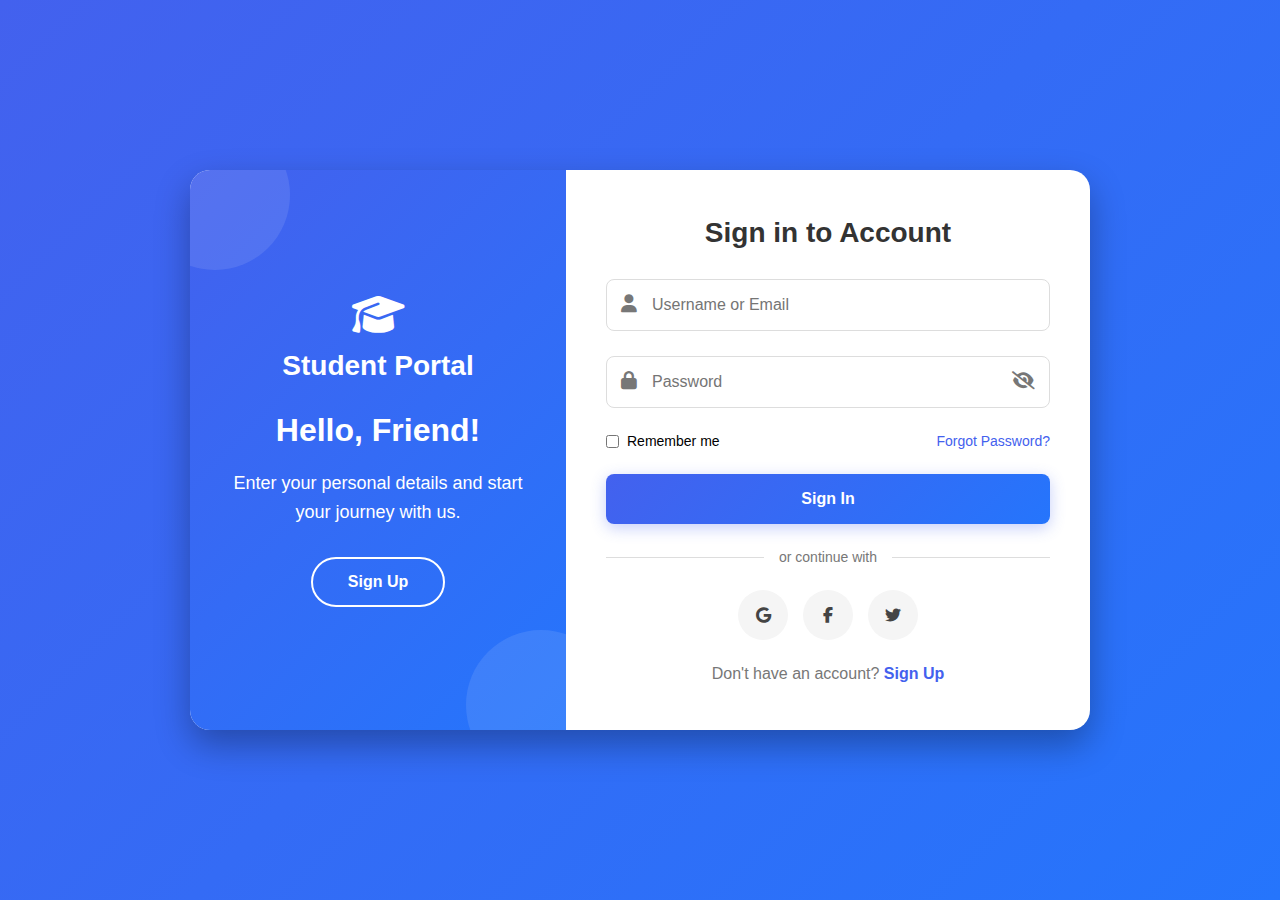
<file: index.html>
<!DOCTYPE html>
<html lang="en">

<head>
  <meta charset="UTF-8">
  <meta name="viewport" content="width=device-width, initial-scale=1.0">
  <title>Student Portal - Login & Register</title>
  <link rel="stylesheet" href="https://cdnjs.cloudflare.com/ajax/libs/font-awesome/6.4.0/css/all.min.css">
  <style>
    * {
      margin: 0;
      padding: 0;
      box-sizing: border-box;
      font-family: 'Segoe UI', Tahoma, Geneva, Verdana, sans-serif;
    }

    body {
      display: flex;
      justify-content: center;
      align-items: center;
      min-height: 100vh;
      background: linear-gradient(135deg, #4361ee, #2575fc);
      padding: 20px;
    }

    .container {
      display: flex;
      width: 900px;
      max-width: 100%;
      min-height: 560px;
      border-radius: 20px;
      box-shadow: 0 15px 35px rgba(0, 0, 0, 0.3);
      overflow: hidden;
      background: white;
    }

    .left-panel {
      flex: 1;
      background: linear-gradient(135deg, #4361ee, #2575fc);
      color: white;
      padding: 40px;
      display: flex;
      flex-direction: column;
      justify-content: center;
      align-items: center;
      text-align: center;
      position: relative;
      overflow: hidden;
    }

    .left-panel::before {
      content: '';
      position: absolute;
      top: -50px;
      left: -50px;
      width: 150px;
      height: 150px;
      border-radius: 50%;
      background: rgba(255, 255, 255, 0.1);
    }

    .left-panel::after {
      content: '';
      position: absolute;
      bottom: -50px;
      right: -50px;
      width: 150px;
      height: 150px;
      border-radius: 50%;
      background: rgba(255, 255, 255, 0.1);
    }

    .right-panel {
      flex: 1.5;
      padding: 40px;
      display: flex;
      flex-direction: column;
      justify-content: center;
    }

    .logo {
      margin-bottom: 30px;
      position: relative;
      z-index: 1;
    }

    .logo i {
      font-size: 42px;
      color: white;
      margin-bottom: 15px;
    }

    .logo h1 {
      font-weight: 700;
      font-size: 28px;
    }

    .welcome-text h2 {
      font-size: 32px;
      margin-bottom: 20px;
      font-weight: 700;
      position: relative;
      z-index: 1;
    }

    .welcome-text p {
      font-size: 18px;
      margin-bottom: 30px;
      line-height: 1.6;
      position: relative;
      z-index: 1;
    }

    .toggle-btn {
      padding: 14px 35px;
      background: transparent;
      color: white;
      border: 2px solid white;
      border-radius: 50px;
      font-size: 16px;
      font-weight: 600;
      cursor: pointer;
      transition: all 0.3s ease;
      position: relative;
      z-index: 1;
    }

    .toggle-btn:hover {
      background: white;
      color: #2575fc;
      transform: translateY(-3px);
      box-shadow: 0 5px 15px rgba(0, 0, 0, 0.2);
    }

    .form-container {
      width: 100%;
    }

    .form-container h2 {
      color: #333;
      font-size: 28px;
      margin-bottom: 30px;
      font-weight: 600;
      text-align: center;
    }

    .form-group {
      position: relative;
      margin-bottom: 25px;
    }

    .form-group input {
      width: 100%;
      padding: 16px 45px 16px 45px;
      border: 1px solid #ddd;
      border-radius: 8px;
      outline: none;
      font-size: 16px;
      color: #333;
      transition: all 0.3s;
    }

    .form-group input:focus {
      border-color: #4361ee;
      box-shadow: 0 0 12px rgba(67, 97, 238, 0.2);
    }

    .form-group i.input-icon {
      position: absolute;
      left: 15px;
      top: 16px;
      color: #777;
      font-size: 18px;
    }

    .form-group i.toggle-password {
      position: absolute;
      right: 15px;
      top: 16px;
      color: #777;
      font-size: 18px;
      cursor: pointer;
      transition: color 0.3s;
    }

    .form-group i.toggle-password:hover {
      color: #4361ee;
    }

    .btn {
      width: 100%;
      padding: 16px;
      border: none;
      border-radius: 8px;
      background: linear-gradient(135deg, #4361ee, #2575fc);
      color: white;
      font-size: 16px;
      font-weight: 600;
      cursor: pointer;
      transition: all 0.3s;
      box-shadow: 0 4px 15px rgba(67, 97, 238, 0.3);
    }

    .btn:hover {
      background: linear-gradient(135deg, #2575fc, #4361ee);
      transform: translateY(-2px);
      box-shadow: 0 6px 20px rgba(67, 97, 238, 0.4);
    }

    .form-footer {
      text-align: center;
      margin-top: 25px;
      color: #777;
    }

    .form-footer a {
      color: #4361ee;
      text-decoration: none;
      font-weight: 600;
      transition: all 0.3s;
    }

    .form-footer a:hover {
      text-decoration: underline;
      color: #2575fc;
    }

    /* Remember me checkbox */
    .remember-forgot {
      display: flex;
      justify-content: space-between;
      align-items: center;
      margin-bottom: 25px;
      font-size: 14px;
    }

    .remember {
      display: flex;
      align-items: center;
    }

    .remember input {
      margin-right: 8px;
      accent-color: #4361ee;
    }

    .forgot-password {
      color: #4361ee;
      text-decoration: none;
    }

    .forgot-password:hover {
      text-decoration: underline;
      color: #2575fc;
    }

    /* Divider */
    .divider {
      display: flex;
      align-items: center;
      margin: 25px 0;
    }

    .divider span {
      flex: 1;
      height: 1px;
      background: #ddd;
    }

    .divider p {
      padding: 0 15px;
      color: #777;
      font-size: 14px;
    }

    /* Social login */
    .social-login {
      display: flex;
      justify-content: center;
      gap: 15px;
    }

    .social-btn {
      display: flex;
      justify-content: center;
      align-items: center;
      width: 50px;
      height: 50px;
      border-radius: 50%;
      background: #f5f5f5;
      color: #444;
      text-decoration: none;
      transition: all 0.3s;
    }

    .social-btn:hover {
      transform: translateY(-3px);
      box-shadow: 0 5px 15px rgba(0, 0, 0, 0.1);
    }

    .social-btn.google:hover {
      background: #db4a39;
      color: white;
    }

    .social-btn.fb:hover {
      background: #3b5998;
      color: white;
    }

    .social-btn.twitter:hover {
      background: #1da1f2;
      color: white;
    }

    /* Hide Register Form Initially */
    #registerForm {
      display: none;
    }

    /* Animation for form switching */
    .form-container form {
      transition: opacity 0.3s ease;
    }

    /* Success message */
    .success-message {
      display: none;
      text-align: center;
      color: #4caf50;
      margin-top: 15px;
      font-weight: 500;
    }

    /* Error message */
    .error-message {
      display: none;
      text-align: center;
      color: #f44336;
      margin-top: 15px;
      font-weight: 500;
    }

    /* Loading animation */
    .btn.loading {
      position: relative;
      color: transparent;
    }

    .btn.loading::after {
      content: '';
      position: absolute;
      width: 20px;
      height: 20px;
      top: 50%;
      left: 50%;
      margin: -10px 0 0 -10px;
      border: 3px solid rgba(255, 255, 255, 0.3);
      border-radius: 50%;
      border-top-color: white;
      animation: spin 0.8s ease infinite;
    }

    @keyframes spin {
      to {
        transform: rotate(360deg);
      }
    }

    @media (max-width: 768px) {
      .container {
        flex-direction: column;
        width: 100%;
      }

      .left-panel {
        border-right: none;
        border-bottom: 1px solid rgba(255, 255, 255, 0.18);
        padding: 30px;
      }

      .right-panel {
        padding: 30px;
      }

      .remember-forgot {
        flex-direction: column;
        align-items: flex-start;
        gap: 10px;
      }
    }
  </style>
</head>

<body>
  <div class="container">
    <div class="left-panel">
      <div class="logo">
        <i class="fas fa-graduation-cap"></i>
        <h1>Student Portal</h1>
      </div>
      <div class="welcome-text">
        <h2 id="panelTitle">Hello, Friend!</h2>
        <p id="panelDesc">Enter your personal details and start your journey with us.</p>
      </div>
      <button class="toggle-btn" id="toggleBtn">Sign Up</button>
    </div>

    <div class="right-panel">
      <div class="form-container">
        <!-- Login Form -->
        <form id="loginForm">
          <h2>Sign in to Account</h2>
          <div class="form-group">
            <i class="fas fa-user input-icon"></i>
            <input type="text" id="loginEmail" placeholder="Username or Email" required>
          </div>
          <div class="form-group">
            <i class="fas fa-lock input-icon"></i>
            <i class="fas fa-eye-slash toggle-password" id="loginTogglePassword"></i>
            <input type="password" placeholder="Password" id="loginPassword" required>
          </div>
          <div class="remember-forgot">
            <div class="remember">
              <input type="checkbox" id="remember">
              <label for="remember">Remember me</label>
            </div>
            <a href="FPassword.html" class="forgot-password">Forgot Password?</a>
          </div>
          <button type="submit" class="btn">Sign In</button>
          <div class="error-message" id="loginError">
            <i class="fas fa-exclamation-circle"></i> <span id="loginErrorText"></span>
          </div>

          <div class="divider">
            <span></span>
            <p>or continue with</p>
            <span></span>
          </div>

          <div class="social-login">
            <a href="#" class="social-btn google"><i class="fab fa-google"></i></a>
            <a href="#" class="social-btn fb"><i class="fab fa-facebook-f"></i></a>
            <a href="#" class="social-btn twitter"><i class="fab fa-twitter"></i></a>
          </div>

          <div class="form-footer">
            <p>Don't have an account? <a href="#" id="toRegister">Sign Up</a></p>
          </div>
        </form>

        <!-- Register Form -->
        <form id="registerForm">
          <h2>Create Account</h2>
          <div class="form-group">
            <i class="fas fa-user input-icon"></i>
            <input type="text" id="registerName" placeholder="Name" required>
          </div>
          <div class="form-group">
            <i class="fas fa-envelope input-icon"></i>
            <input type="email" id="registerEmail" placeholder="Email" required>
          </div>
          <div class="form-group">
            <i class="fas fa-lock input-icon"></i>
            <i class="fas fa-eye-slash toggle-password" id="registerTogglePassword"></i>
            <input type="password" placeholder="Password" id="registerPassword" required>
          </div>
          <button type="submit" class="btn">Register</button>

          <div class="error-message" id="registerError">
            <i class="fas fa-exclamation-circle"></i> <span id="registerErrorText"></span>
          </div>

          <div class="success-message" id="registerSuccess">
            <i class="fas fa-check-circle"></i> Registration successful! You can now login.
          </div>

          <div class="form-footer">
            <p>Already have an account? <a href="#" id="toLogin">Sign In</a></p>
          </div>
        </form>
      </div>
    </div>
  </div>

  <script>
    // API URLs (update with your backend)
    const BASE_URL = "https://edumanagebackend.onrender.com";
    const LOGIN_API = `${BASE_URL}/auth/login`;
    const REGISTER_API = `${BASE_URL}/auth/register`;

    const loginForm = document.getElementById("loginForm");
    const registerForm = document.getElementById("registerForm");
    const toggleBtn = document.getElementById("toggleBtn");
    const panelTitle = document.getElementById("panelTitle");
    const panelDesc = document.getElementById("panelDesc");
    const toRegister = document.getElementById("toRegister");
    const toLogin = document.getElementById("toLogin");
    const loginTogglePassword = document.getElementById("loginTogglePassword");
    const registerTogglePassword = document.getElementById("registerTogglePassword");
    const loginPassword = document.getElementById("loginPassword");
    const registerPassword = document.getElementById("registerPassword");
    const registerSuccess = document.getElementById("registerSuccess");
    const loginError = document.getElementById("loginError");
    const registerError = document.getElementById("registerError");
    const loginErrorText = document.getElementById("loginErrorText");
    const registerErrorText = document.getElementById("registerErrorText");

    // Toggle password
    function setupPasswordToggle(toggleElement, passwordField) {
      toggleElement.addEventListener('click', function () {
        const type = passwordField.getAttribute('type') === 'password' ? 'text' : 'password';
        passwordField.setAttribute('type', type);
        this.classList.toggle('fa-eye');
        this.classList.toggle('fa-eye-slash');
      });
    }
    setupPasswordToggle(loginTogglePassword, loginPassword);
    setupPasswordToggle(registerTogglePassword, registerPassword);

    function showRegister() {
      loginForm.style.display = "none";
      registerForm.style.display = "block";
      toggleBtn.textContent = "Sign In";
      panelTitle.textContent = "Welcome Back!";
      panelDesc.textContent = "To keep connected with us please login with your personal info.";
      // Clear errors when switching forms
      loginError.style.display = "none";
      registerError.style.display = "none";
    }

    function showLogin() {
      registerForm.style.display = "none";
      loginForm.style.display = "block";
      toggleBtn.textContent = "Sign Up";
      panelTitle.textContent = "Hello, Friend!";
      panelDesc.textContent = "Enter your personal details and start your journey with us.";
      // Clear errors when switching forms
      loginError.style.display = "none";
      registerError.style.display = "none";
    }

    toggleBtn.addEventListener("click", () => {
      if (loginForm.style.display === "block" || loginForm.style.display === "") {
        showRegister();
      } else {
        showLogin();
      }
    });

    toRegister.addEventListener("click", (e) => {
      e.preventDefault();
      showRegister();
    });

    toLogin.addEventListener("click", (e) => {
      e.preventDefault();
      showLogin();
    });

    // Function to show error message
    function showError(errorElement, errorTextElement, message) {
      errorTextElement.textContent = message;
      errorElement.style.display = "block";
      // Hide after 5 seconds
      setTimeout(() => {
        errorElement.style.display = "none";
      }, 5000);
    }

    // -------------------- LOGIN --------------------
    loginForm.addEventListener("submit", async (e) => {
      e.preventDefault();
      const btn = loginForm.querySelector('.btn');
      btn.classList.add('loading');

      // Hide any previous errors
      loginError.style.display = "none";

      const email = document.getElementById("loginEmail").value;
      const password = document.getElementById("loginPassword").value;

      try {
        const res = await fetch(LOGIN_API, {
          method: "POST",
          headers: { "Content-Type": "application/json" },
          body: JSON.stringify({ email, password })
        });

        const data = await res.json();

        if (!res.ok) {
          throw new Error(data.message || "Invalid login credentials");
        }

        localStorage.setItem("token", data.access_token);

        btn.classList.remove('loading');
        alert("Login successful! Redirecting...");
        window.location.href = "/dashboard.html"; // Change to your dashboard page
      } catch (err) {
        btn.classList.remove('loading');
        showError(loginError, loginErrorText, err.message);
      }
    });

    // -------------------- REGISTER --------------------
    registerForm.addEventListener("submit", async (e) => {
      e.preventDefault();
      const btn = registerForm.querySelector('.btn');
      btn.classList.add('loading');

      // Hide any previous errors and success message
      registerError.style.display = "none";
      registerSuccess.style.display = "none";

      const name = document.getElementById("registerName").value;
      const email = document.getElementById("registerEmail").value;
      const password = document.getElementById("registerPassword").value;

      try {
        const res = await fetch(REGISTER_API, {
          method: "POST",
          headers: { "Content-Type": "application/json" },
          body: JSON.stringify({ name, email, password })
        });

        const data = await res.json();

        if (!res.ok) {
          throw new Error(data.message || "Registration failed");
        }

        btn.classList.remove('loading');
        registerSuccess.style.display = "block";

        setTimeout(() => {
          showLogin();
          registerSuccess.style.display = "none";
          registerForm.reset();
        }, 2000);
      } catch (err) {
        btn.classList.remove('loading');
        showError(registerError, registerErrorText, err.message);
      }
    });
  </script>
</body>

</html>
</file>
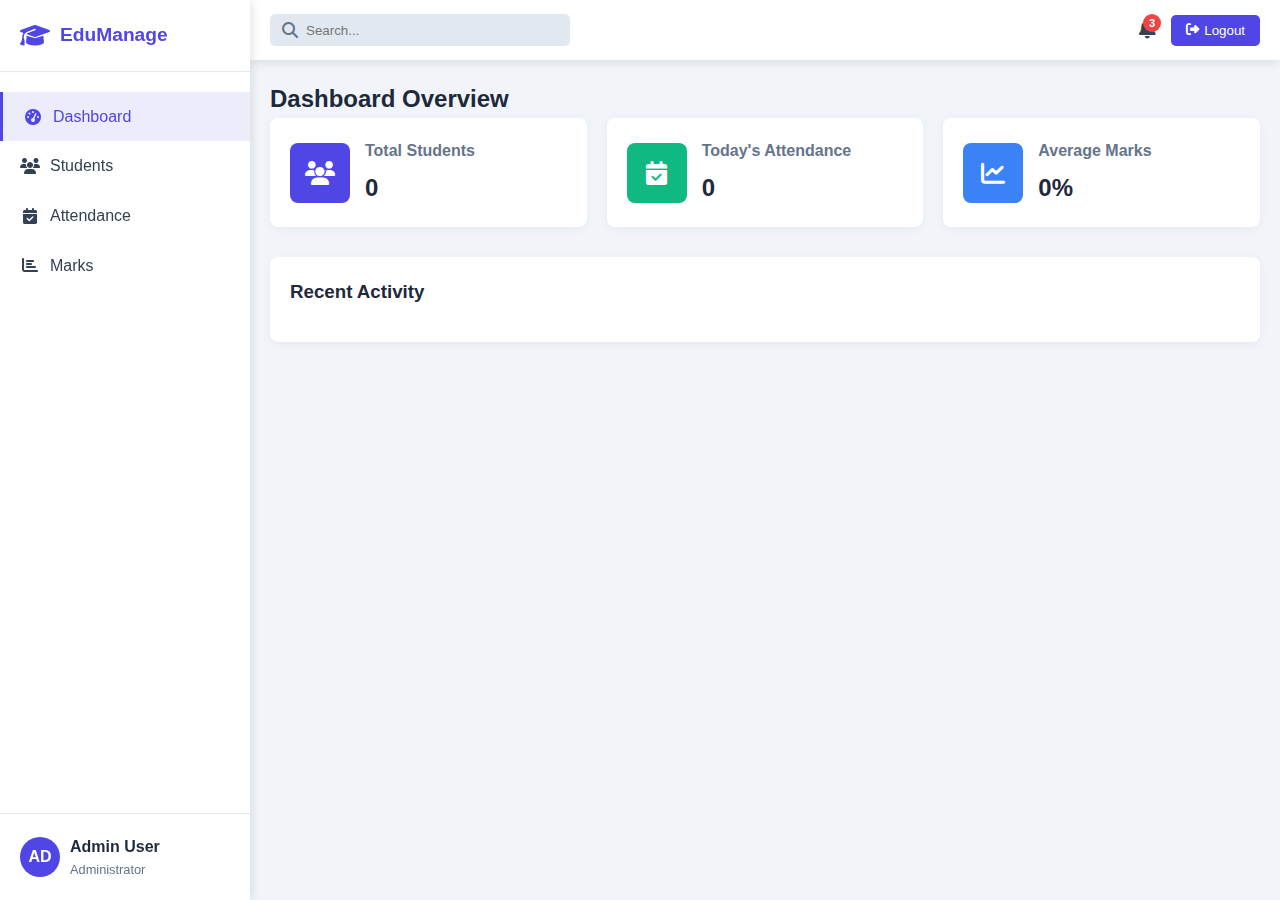
<file: dashboard.html>
<!DOCTYPE html>
<html lang="en">

<head>
  <meta charset="UTF-8">
  <meta name="viewport" content="width=device-width, initial-scale=1.0">
  <title>Student Management System</title>
  <link rel="stylesheet" href="https://cdnjs.cloudflare.com/ajax/libs/font-awesome/6.4.0/css/all.min.css">
  <link rel="stylesheet" href="style.css">
</head>

<body>
  <div class="dashboard">
    <!-- Sidebar -->
    <aside class="sidebar">
      <div class="logo">
        <i class="fas fa-graduation-cap"></i>
        <span>EduManage</span>
      </div>
      <nav class="nav-menu">
        <ul>
          <li class="active" data-target="dashboardSection"><i class="fas fa-tachometer-alt"></i> Dashboard</li>
          <li data-target="studentsSection"><i class="fas fa-users"></i> Students</li>
          <li data-target="attendanceSection"><i class="fas fa-calendar-check"></i> Attendance</li>
          <li data-target="marksSection"><i class="fas fa-chart-bar"></i> Marks</li>
        </ul>
      </nav>
      <div class="user-profile">
        <div class="avatar">AD</div>
        <div class="user-info">
          <span class="username">Admin User</span>
          <span class="role">Administrator</span>
        </div>
      </div>
    </aside>

    <!-- Main Content -->
    <main class="main-content">
      <header class="topbar">
        <div class="search-bar">
          <i class="fas fa-search"></i>
          <input type="text" placeholder="Search...">
        </div>
        <div class="user-actions">
          <button class="notification-btn">
            <i class="fas fa-bell"></i>
            <span class="badge">3</span>
          </button>
          <button class="logout-btn" onclick="location.href='index.html'">
            <i class="fas fa-sign-out-alt"></i> Logout
          </button>
        </div>
      </header>

      <!-- Dashboard Section -->
      <section id="dashboardSection" class="content-section active">
        <h2>Dashboard Overview</h2>
        <div class="stats-container">
          <div class="stat-card">
            <div class="stat-icon bg-primary">
              <i class="fas fa-users"></i>
            </div>
            <div class="stat-info">
              <h3>Total Students</h3>
              <span id="totalStudents">0</span>
            </div>
          </div>
          <div class="stat-card">
            <div class="stat-icon bg-success">
              <i class="fas fa-calendar-check"></i>
            </div>
            <div class="stat-info">
              <h3>Today's Attendance</h3>
              <span id="todayAttendance">0</span>
            </div>
          </div>
          <div class="stat-card">
            <div class="stat-icon bg-info">
              <i class="fas fa-chart-line"></i>
            </div>
            <div class="stat-info">
              <h3>Average Marks</h3>
              <span id="averageMarks">0%</span>
            </div>
          </div>
        </div>
        <div class="recent-activity">
          <h3>Recent Activity</h3>
          <div class="activity-list" id="recentActivity">
            <!-- Will be populated by JavaScript -->
          </div>
        </div>
      </section>

      <!-- Students Section -->
      <section id="studentsSection" class="content-section">
        <div class="section-header">
          <h2>Student Management</h2>
          <button class="btn btn-primary" id="addStudentBtn">
            <i class="fas fa-plus"></i> Add Student
          </button>
        </div>
        
        <div class="card">
          <div class="card-body">
            <div class="table-responsive">
              <table class="data-table" id="studentsTable">
                <thead>
                  <tr>
                    <th>ID</th>
                    <th>Name</th>
                    <th>Email</th>
                    <th>Age</th>
                    <th>Class</th>
                    <th>Actions</th>
                  </tr>
                </thead>
                <tbody id="studentList">
                  <!-- Will be populated by JavaScript -->
                </tbody>
              </table>
            </div>
          </div>
        </div>
      </section>

      <!-- Attendance Section -->
      <section id="attendanceSection" class="content-section">
        <div class="section-header">
          <h2>Attendance Management</h2>
          <button class="btn btn-primary" id="addAttendanceBtn">
            <i class="fas fa-plus"></i> Add Attendance
          </button>
        </div>
        
        <div class="card">
          <div class="card-body">
            <div class="table-responsive">
              <table class="data-table" id="attendanceTable">
                <thead>
                  <tr>
                    <th>ID</th>
                    <th>Student ID</th>
                    <th>Student Name</th>
                    <th>Date</th>
                    <th>Status</th>
                    <th>Actions</th>
                  </tr>
                </thead>
                <tbody id="attendanceList">
                  <!-- Will be populated by JavaScript -->
                </tbody>
              </table>
            </div>
          </div>
        </div>
      </section>

      <!-- Marks Section -->
      <section id="marksSection" class="content-section">
        <div class="section-header">
          <h2>Marks Management</h2>
          <button class="btn btn-primary" id="addMarksBtn">
            <i class="fas fa-plus"></i> Add Marks
          </button>
        </div>
        
        <div class="card">
          <div class="card-body">
            <div class="table-responsive">
              <table class="data-table" id="marksTable">
                <thead>
                  <tr>
                    <th>ID</th>
                    <th>Student ID</th>
                    <th>Student Name</th>
                    <th>Subject</th>
                    <th>Marks</th>
                    <th>Percentage</th>
                    <th>Actions</th>
                  </tr>
                </thead>
                <tbody id="marksList">
                  <!-- Will be populated by JavaScript -->
                </tbody>
              </table>
            </div>
          </div>
        </div>
      </section>
    </main>
  </div>

  <!-- Student Modal -->
  <div class="modal" id="studentModal">
    <div class="modal-content">
      <div class="modal-header">
        <h3 id="studentModalTitle">Add New Student</h3>
        <button class="close-btn">&times;</button>
      </div>
      <div class="modal-body">
        <form id="studentForm">
          <input type="hidden" id="student_id">
          <div class="form-group">
            <label for="student_name">Name</label>
            <input type="text" id="student_name" placeholder="Enter student name" required>
          </div>
          <div class="form-group">
            <label for="student_email">Email</label>
            <input type="email" id="student_email" placeholder="Enter student email" required>
          </div>
          <div class="form-group">
            <label for="student_age">Age</label>
            <input type="number" id="student_age" placeholder="Enter student age" required>
          </div>
          <div class="form-group">
            <label for="student_class">Class</label>
            <input type="number" id="student_class" placeholder="Enter class" required>
          </div>
          <div class="form-actions">
            <button type="button" class="btn btn-secondary cancel-btn">Cancel</button>
            <button type="submit" class="btn btn-primary">Save</button>
          </div>
        </form>
      </div>
    </div>
  </div>

  <!-- Attendance Modal -->
  <div class="modal" id="attendanceModal">
    <div class="modal-content">
      <div class="modal-header">
        <h3 id="attendanceModalTitle">Add Attendance Record</h3>
        <button class="close-btn">&times;</button>
      </div>
      <div class="modal-body">
        <form id="attendanceForm">
          <input type="hidden" id="attendance_id">
          <div class="form-group">
            <label for="attendance_student_id">Student</label>
            <select id="attendance_student_id" required>
              <option value="">Select Student</option>
              <!-- Will be populated by JavaScript -->
            </select>
          </div>
          <div class="form-group">
            <label for="attendance_date">Date</label>
            <input type="date" id="attendance_date" required>
          </div>
          <div class="form-group">
            <label for="attendance_status">Status</label>
            <select id="attendance_status" required>
              <option value="Present">Present</option>
              <option value="Absent">Absent</option>
              <option value="Late">Late</option>
            </select>
          </div>
          <div class="form-actions">
            <button type="button" class="btn btn-secondary cancel-btn">Cancel</button>
            <button type="submit" class="btn btn-primary">Save</button>
          </div>
        </form>
      </div>
    </div>
  </div>

  <!-- Marks Modal -->
  <div class="modal" id="marksModal">
    <div class="modal-content">
      <div class="modal-header">
        <h3 id="marksModalTitle">Add Marks</h3>
        <button class="close-btn">&times;</button>
      </div>
      <div class="modal-body">
        <form id="marksForm">
          <input type="hidden" id="marks_id">
          <div class="form-group">
            <label for="marks_student_id">Student</label>
            <select id="marks_student_id" required>
              <option value="">Select Student</option>
              <!-- Will be populated by JavaScript -->
            </select>
          </div>
          <div class="form-group">
            <label for="marks_subject">Subject</label>
            <input type="text" id="marks_subject" placeholder="Enter subject" required>
          </div>
          <div class="form-group">
            <label for="marks_obtained">Marks Obtained</label>
            <input type="number" id="marks_obtained" placeholder="Enter marks obtained" required>
          </div>
          <div class="form-group">
            <label for="marks_total">Total Marks</label>
            <input type="number" id="marks_total" placeholder="Enter total marks" required>
          </div>
          <div class="form-actions">
            <button type="button" class="btn btn-secondary cancel-btn">Cancel</button>
            <button type="submit" class="btn btn-primary">Save</button>
          </div>
        </form>
      </div>
    </div>
  </div>

  <!-- Confirmation Modal -->
  <div class="modal" id="confirmModal">
    <div class="modal-content small">
      <div class="modal-header">
        <h3>Confirm Action</h3>
        <button class="close-btn">&times;</button>
      </div>
      <div class="modal-body">
        <p id="confirmMessage">Are you sure you want to delete this record?</p>
      </div>
      <div class="form-actions">
        <button type="button" class="btn btn-secondary cancel-btn">Cancel</button>
        <button type="button" class="btn btn-danger" id="confirmDelete">Delete</button>
      </div>
    </div>
  </div>

  <script src="script.js"></script>
</body>

</html>
</file>
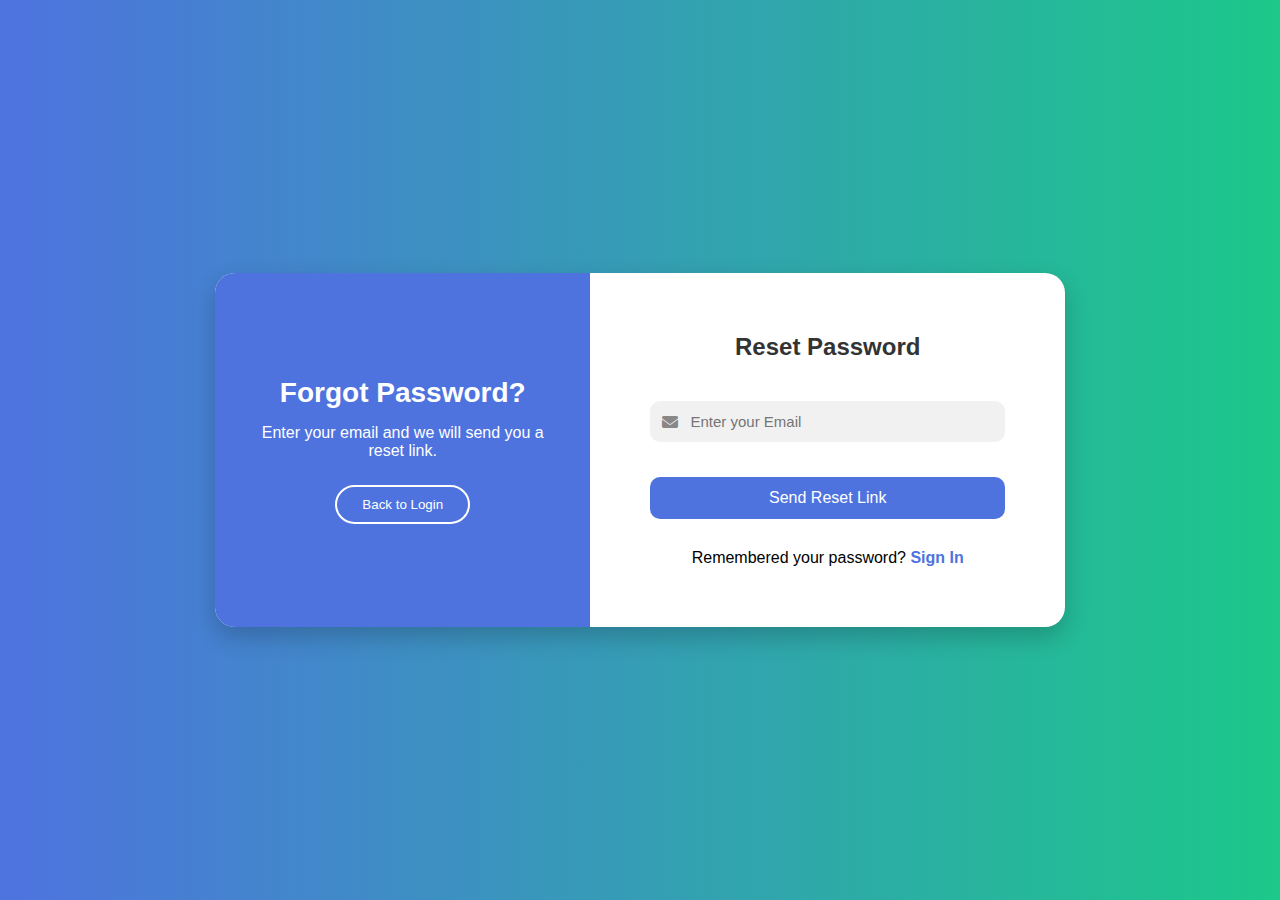
<file: FPassword.html>
<!DOCTYPE html>
<html lang="en">

<head>
  <meta charset="UTF-8">
  <meta name="viewport" content="width=device-width, initial-scale=1.0">
  <title>Forgot Password - Student Portal</title>
  <link rel="stylesheet" href="https://cdnjs.cloudflare.com/ajax/libs/font-awesome/6.4.0/css/all.min.css">
  <style>
    * {
      margin: 0;
      padding: 0;
      box-sizing: border-box;
      font-family: 'Poppins', sans-serif;
    }

    body {
      display: flex;
      justify-content: center;
      align-items: center;
      height: 100vh;
      background: linear-gradient(to right, #4e73df, #1cc88a);
    }

    .container {
      width: 850px;
      background: #fff;
      border-radius: 20px;
      box-shadow: 0 10px 25px rgba(0, 0, 0, 0.2);
      display: flex;
      overflow: hidden;
    }

    .left {
      flex: 1;
      background: #4e73df;
      color: #fff;
      display: flex;
      flex-direction: column;
      align-items: center;
      justify-content: center;
      padding: 40px;
      text-align: center;
    }

    .left h2 {
      font-size: 28px;
      margin-bottom: 15px;
    }

    .left p {
      font-size: 16px;
      margin-bottom: 25px;
    }

    .left button {
      padding: 10px 25px;
      border: 2px solid #fff;
      background: transparent;
      color: #fff;
      border-radius: 25px;
      cursor: pointer;
      transition: 0.3s;
    }

    .left button:hover {
      background: #fff;
      color: #4e73df;
    }

    .right {
      flex: 1.2;
      padding: 60px;
      display: flex;
      flex-direction: column;
      justify-content: center;
    }

    .right h2 {
      text-align: center;
      margin-bottom: 20px;
      color: #333;
    }

    .input-box {
      position: relative;
      margin: 20px 0;
    }

    .input-box input {
      width: 100%;
      padding: 12px 40px;
      border: none;
      border-radius: 10px;
      background: #f1f1f1;
      outline: none;
      font-size: 15px;
    }

    .input-box i {
      position: absolute;
      top: 50%;
      left: 12px;
      transform: translateY(-50%);
      color: #888;
    }

    .btn {
      width: 100%;
      padding: 12px;
      background: #4e73df;
      color: #fff;
      border: none;
      border-radius: 10px;
      font-size: 16px;
      cursor: pointer;
      margin-top: 15px;
      transition: 0.3s;
    }

    .btn:hover {
      background: #1cc88a;
    }

    .back-link {
      text-align: center;
      margin-top: 15px;
    }

    .back-link a {
      text-decoration: none;
      color: #4e73df;
      font-weight: 600;
    }

    .message {
      text-align: center;
      margin-top: 15px;
      font-size: 14px;
      font-weight: bold;
    }

    .success {
      color: green;
    }

    .error {
      color: red;
    }
  </style>
</head>

<body>
  <div class="container">
    <div class="left">
      <h2>Forgot Password?</h2>
      <p>Enter your email and we will send you a reset link.</p>
      <button onclick="window.location.href='index.html'">Back to Login</button>
    </div>
    <div class="right">
      <h2>Reset Password</h2>
      <form id="forgotForm">
        <div class="input-box">
          <i class="fa fa-envelope"></i>
          <input type="email" id="email" placeholder="Enter your Email" required>
        </div>
        <button type="submit" class="btn">Send Reset Link</button>
      </form>
      <div class="message" id="message"></div>
      <div class="back-link">
        <p>Remembered your password? <a href="index.html">Sign In</a></p>
      </div>
    </div>
  </div>

  <script>
    const form = document.getElementById("forgotForm");
    const messageDiv = document.getElementById("message");

    form.addEventListener("submit", async (e) => {
      e.preventDefault();
      const email = document.getElementById("email").value;

      try {
        const res = await fetch("https://edumanagebackend.onrender.com/auth/forgot-password", {
          method: "POST",
          headers: { "Content-Type": "application/json" },
          body: JSON.stringify({ email })
        });

        const data = await res.json();

        if (res.ok) {
          messageDiv.textContent = data.message;
          messageDiv.className = "message success";
          console.log("Reset link:", data.resetLink); // Debug ke liye
        } else {
          messageDiv.textContent = data.message || "Something went wrong";
          messageDiv.className = "message error";
        }
      } catch (error) {
        messageDiv.textContent = "Server error, please try again later";
        messageDiv.className = "message error";
      }
    });
  </script>
</body>

</html>
</file>
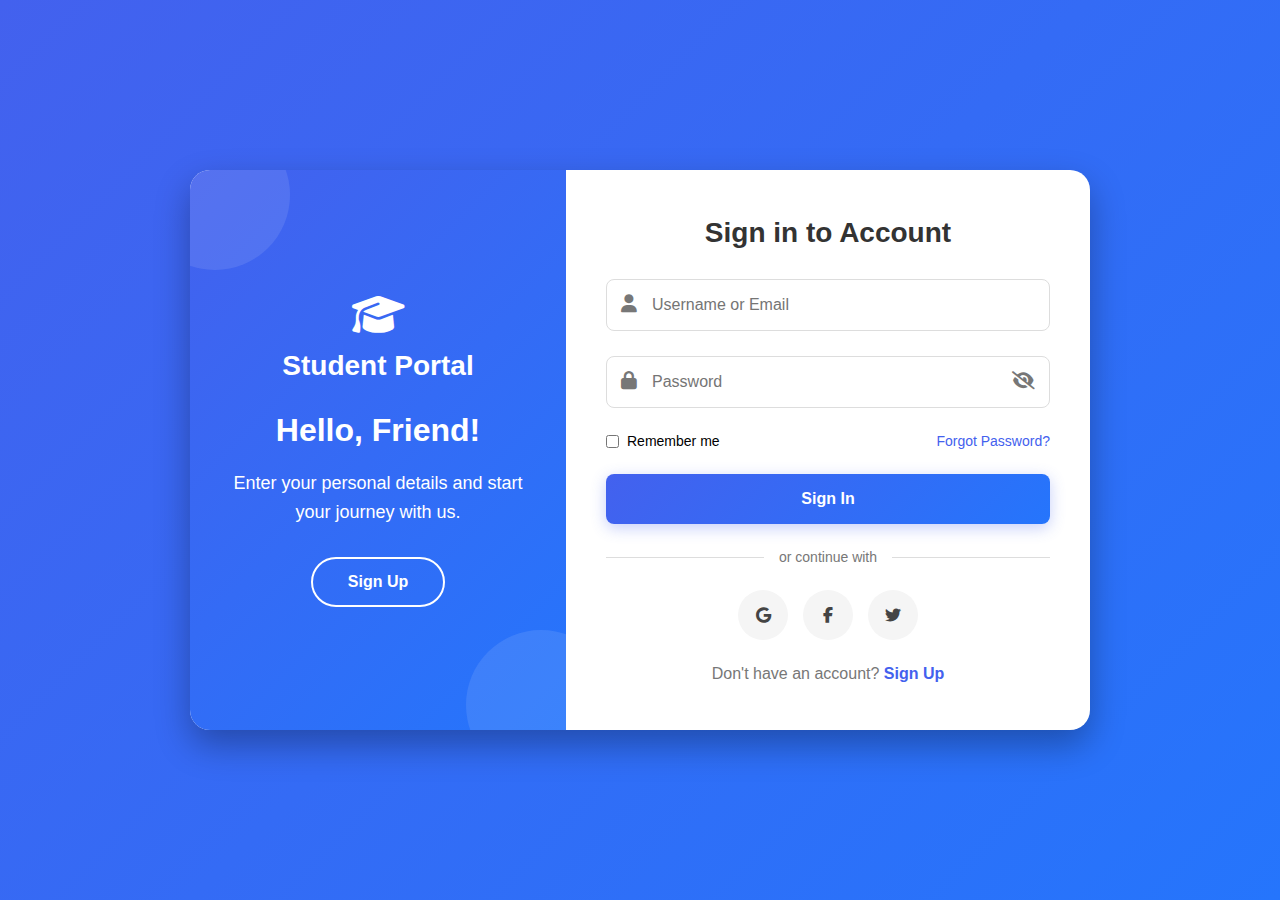
<file: login.html>
<!DOCTYPE html>
<html lang="en">

<head>
  <meta charset="UTF-8">
  <meta name="viewport" content="width=device-width, initial-scale=1.0">
  <title>Student Portal - Login & Register</title>
  <link rel="stylesheet" href="https://cdnjs.cloudflare.com/ajax/libs/font-awesome/6.4.0/css/all.min.css">
  <style>
    * {
      margin: 0;
      padding: 0;
      box-sizing: border-box;
      font-family: 'Segoe UI', Tahoma, Geneva, Verdana, sans-serif;
    }

    body {
      display: flex;
      justify-content: center;
      align-items: center;
      min-height: 100vh;
      background: linear-gradient(135deg, #4361ee, #2575fc);
      padding: 20px;
    }

    .container {
      display: flex;
      width: 900px;
      max-width: 100%;
      min-height: 560px;
      border-radius: 20px;
      box-shadow: 0 15px 35px rgba(0, 0, 0, 0.3);
      overflow: hidden;
      background: white;
    }

    .left-panel {
      flex: 1;
      background: linear-gradient(135deg, #4361ee, #2575fc);
      color: white;
      padding: 40px;
      display: flex;
      flex-direction: column;
      justify-content: center;
      align-items: center;
      text-align: center;
      position: relative;
      overflow: hidden;
    }

    .left-panel::before {
      content: '';
      position: absolute;
      top: -50px;
      left: -50px;
      width: 150px;
      height: 150px;
      border-radius: 50%;
      background: rgba(255, 255, 255, 0.1);
    }

    .left-panel::after {
      content: '';
      position: absolute;
      bottom: -50px;
      right: -50px;
      width: 150px;
      height: 150px;
      border-radius: 50%;
      background: rgba(255, 255, 255, 0.1);
    }

    .right-panel {
      flex: 1.5;
      padding: 40px;
      display: flex;
      flex-direction: column;
      justify-content: center;
    }

    .logo {
      margin-bottom: 30px;
      position: relative;
      z-index: 1;
    }

    .logo i {
      font-size: 42px;
      color: white;
      margin-bottom: 15px;
    }

    .logo h1 {
      font-weight: 700;
      font-size: 28px;
    }

    .welcome-text h2 {
      font-size: 32px;
      margin-bottom: 20px;
      font-weight: 700;
      position: relative;
      z-index: 1;
    }

    .welcome-text p {
      font-size: 18px;
      margin-bottom: 30px;
      line-height: 1.6;
      position: relative;
      z-index: 1;
    }

    .toggle-btn {
      padding: 14px 35px;
      background: transparent;
      color: white;
      border: 2px solid white;
      border-radius: 50px;
      font-size: 16px;
      font-weight: 600;
      cursor: pointer;
      transition: all 0.3s ease;
      position: relative;
      z-index: 1;
    }

    .toggle-btn:hover {
      background: white;
      color: #2575fc;
      transform: translateY(-3px);
      box-shadow: 0 5px 15px rgba(0, 0, 0, 0.2);
    }

    .form-container {
      width: 100%;
    }

    .form-container h2 {
      color: #333;
      font-size: 28px;
      margin-bottom: 30px;
      font-weight: 600;
      text-align: center;
    }

    .form-group {
      position: relative;
      margin-bottom: 25px;
    }

    .form-group input {
      width: 100%;
      padding: 16px 45px 16px 45px;
      border: 1px solid #ddd;
      border-radius: 8px;
      outline: none;
      font-size: 16px;
      color: #333;
      transition: all 0.3s;
    }

    .form-group input:focus {
      border-color: #4361ee;
      box-shadow: 0 0 12px rgba(67, 97, 238, 0.2);
    }

    .form-group i.input-icon {
      position: absolute;
      left: 15px;
      top: 16px;
      color: #777;
      font-size: 18px;
    }

    .form-group i.toggle-password {
      position: absolute;
      right: 15px;
      top: 16px;
      color: #777;
      font-size: 18px;
      cursor: pointer;
      transition: color 0.3s;
    }

    .form-group i.toggle-password:hover {
      color: #4361ee;
    }

    .btn {
      width: 100%;
      padding: 16px;
      border: none;
      border-radius: 8px;
      background: linear-gradient(135deg, #4361ee, #2575fc);
      color: white;
      font-size: 16px;
      font-weight: 600;
      cursor: pointer;
      transition: all 0.3s;
      box-shadow: 0 4px 15px rgba(67, 97, 238, 0.3);
    }

    .btn:hover {
      background: linear-gradient(135deg, #2575fc, #4361ee);
      transform: translateY(-2px);
      box-shadow: 0 6px 20px rgba(67, 97, 238, 0.4);
    }

    .form-footer {
      text-align: center;
      margin-top: 25px;
      color: #777;
    }

    .form-footer a {
      color: #4361ee;
      text-decoration: none;
      font-weight: 600;
      transition: all 0.3s;
    }

    .form-footer a:hover {
      text-decoration: underline;
      color: #2575fc;
    }

    /* Remember me checkbox */
    .remember-forgot {
      display: flex;
      justify-content: space-between;
      align-items: center;
      margin-bottom: 25px;
      font-size: 14px;
    }

    .remember {
      display: flex;
      align-items: center;
    }

    .remember input {
      margin-right: 8px;
      accent-color: #4361ee;
    }

    .forgot-password {
      color: #4361ee;
      text-decoration: none;
    }

    .forgot-password:hover {
      text-decoration: underline;
      color: #2575fc;
    }

    /* Divider */
    .divider {
      display: flex;
      align-items: center;
      margin: 25px 0;
    }

    .divider span {
      flex: 1;
      height: 1px;
      background: #ddd;
    }

    .divider p {
      padding: 0 15px;
      color: #777;
      font-size: 14px;
    }

    /* Social login */
    .social-login {
      display: flex;
      justify-content: center;
      gap: 15px;
    }

    .social-btn {
      display: flex;
      justify-content: center;
      align-items: center;
      width: 50px;
      height: 50px;
      border-radius: 50%;
      background: #f5f5f5;
      color: #444;
      text-decoration: none;
      transition: all 0.3s;
    }

    .social-btn:hover {
      transform: translateY(-3px);
      box-shadow: 0 5px 15px rgba(0, 0, 0, 0.1);
    }

    .social-btn.google:hover {
      background: #db4a39;
      color: white;
    }

    .social-btn.fb:hover {
      background: #3b5998;
      color: white;
    }

    .social-btn.twitter:hover {
      background: #1da1f2;
      color: white;
    }

    /* Hide Register Form Initially */
    #registerForm {
      display: none;
    }

    /* Animation for form switching */
    .form-container form {
      transition: opacity 0.3s ease;
    }

    /* Success message */
    .success-message {
      display: none;
      text-align: center;
      color: #4caf50;
      margin-top: 15px;
      font-weight: 500;
    }

    /* Error message */
    .error-message {
      display: none;
      text-align: center;
      color: #f44336;
      margin-top: 15px;
      font-weight: 500;
    }

    /* Loading animation */
    .btn.loading {
      position: relative;
      color: transparent;
    }

    .btn.loading::after {
      content: '';
      position: absolute;
      width: 20px;
      height: 20px;
      top: 50%;
      left: 50%;
      margin: -10px 0 0 -10px;
      border: 3px solid rgba(255, 255, 255, 0.3);
      border-radius: 50%;
      border-top-color: white;
      animation: spin 0.8s ease infinite;
    }

    @keyframes spin {
      to {
        transform: rotate(360deg);
      }
    }

    @media (max-width: 768px) {
      .container {
        flex-direction: column;
        width: 100%;
      }

      .left-panel {
        border-right: none;
        border-bottom: 1px solid rgba(255, 255, 255, 0.18);
        padding: 30px;
      }

      .right-panel {
        padding: 30px;
      }

      .remember-forgot {
        flex-direction: column;
        align-items: flex-start;
        gap: 10px;
      }
    }
  </style>
</head>

<body>
  <div class="container">
    <div class="left-panel">
      <div class="logo">
        <i class="fas fa-graduation-cap"></i>
        <h1>Student Portal</h1>
      </div>
      <div class="welcome-text">
        <h2 id="panelTitle">Hello, Friend!</h2>
        <p id="panelDesc">Enter your personal details and start your journey with us.</p>
      </div>
      <button class="toggle-btn" id="toggleBtn">Sign Up</button>
    </div>

    <div class="right-panel">
      <div class="form-container">
        <!-- Login Form -->
        <form id="loginForm">
          <h2>Sign in to Account</h2>
          <div class="form-group">
            <i class="fas fa-user input-icon"></i>
            <input type="text" id="loginEmail" placeholder="Username or Email" required>
          </div>
          <div class="form-group">
            <i class="fas fa-lock input-icon"></i>
            <i class="fas fa-eye-slash toggle-password" id="loginTogglePassword"></i>
            <input type="password" placeholder="Password" id="loginPassword" required>
          </div>
          <div class="remember-forgot">
            <div class="remember">
              <input type="checkbox" id="remember">
              <label for="remember">Remember me</label>
            </div>
            <a href="/FPassword.html" class="forgot-password">Forgot Password?</a>
          </div>
          <button type="submit" class="btn">Sign In</button>

          <div class="error-message" id="loginError">
            <i class="fas fa-exclamation-circle"></i> <span id="loginErrorText"></span>
          </div>

          <div class="divider">
            <span></span>
            <p>or continue with</p>
            <span></span>
          </div>

          <div class="social-login">
            <a href="#" class="social-btn google"><i class="fab fa-google"></i></a>
            <a href="#" class="social-btn fb"><i class="fab fa-facebook-f"></i></a>
            <a href="#" class="social-btn twitter"><i class="fab fa-twitter"></i></a>
          </div>

          <div class="form-footer">
            <p>Don't have an account? <a href="#" id="toRegister">Sign Up</a></p>
          </div>
        </form>

        <!-- Register Form -->
        <form id="registerForm">
          <h2>Create Account</h2>
          <div class="form-group">
            <i class="fas fa-user input-icon"></i>
            <input type="text" id="registerName" placeholder="Name" required>
          </div>
          <div class="form-group">
            <i class="fas fa-envelope input-icon"></i>
            <input type="email" id="registerEmail" placeholder="Email" required>
          </div>
          <div class="form-group">
            <i class="fas fa-lock input-icon"></i>
            <i class="fas fa-eye-slash toggle-password" id="registerTogglePassword"></i>
            <input type="password" placeholder="Password" id="registerPassword" required>
          </div>
          <button type="submit" class="btn">Register</button>

          <div class="error-message" id="registerError">
            <i class="fas fa-exclamation-circle"></i> <span id="registerErrorText"></span>
          </div>

          <div class="success-message" id="registerSuccess">
            <i class="fas fa-check-circle"></i> Registration successful! You can now login.
          </div>

          <div class="form-footer">
            <p>Already have an account? <a href="#" id="toLogin">Sign In</a></p>
          </div>
        </form>
      </div>
    </div>
  </div>

  <script>
    // API URLs (update with your backend)
    const BASE_URL = "https://edumanagebackend-production.up.railway.app";
    const LOGIN_API = `${BASE_URL}/auth/login`;
    const REGISTER_API = `${BASE_URL}/auth/register`;

    const loginForm = document.getElementById("loginForm");
    const registerForm = document.getElementById("registerForm");
    const toggleBtn = document.getElementById("toggleBtn");
    const panelTitle = document.getElementById("panelTitle");
    const panelDesc = document.getElementById("panelDesc");
    const toRegister = document.getElementById("toRegister");
    const toLogin = document.getElementById("toLogin");
    const loginTogglePassword = document.getElementById("loginTogglePassword");
    const registerTogglePassword = document.getElementById("registerTogglePassword");
    const loginPassword = document.getElementById("loginPassword");
    const registerPassword = document.getElementById("registerPassword");
    const registerSuccess = document.getElementById("registerSuccess");
    const loginError = document.getElementById("loginError");
    const registerError = document.getElementById("registerError");
    const loginErrorText = document.getElementById("loginErrorText");
    const registerErrorText = document.getElementById("registerErrorText");

    // Toggle password
    function setupPasswordToggle(toggleElement, passwordField) {
      toggleElement.addEventListener('click', function () {
        const type = passwordField.getAttribute('type') === 'password' ? 'text' : 'password';
        passwordField.setAttribute('type', type);
        this.classList.toggle('fa-eye');
        this.classList.toggle('fa-eye-slash');
      });
    }
    setupPasswordToggle(loginTogglePassword, loginPassword);
    setupPasswordToggle(registerTogglePassword, registerPassword);

    function showRegister() {
      loginForm.style.display = "none";
      registerForm.style.display = "block";
      toggleBtn.textContent = "Sign In";
      panelTitle.textContent = "Welcome Back!";
      panelDesc.textContent = "To keep connected with us please login with your personal info.";
      // Clear errors when switching forms
      loginError.style.display = "none";
      registerError.style.display = "none";
    }

    function showLogin() {
      registerForm.style.display = "none";
      loginForm.style.display = "block";
      toggleBtn.textContent = "Sign Up";
      panelTitle.textContent = "Hello, Friend!";
      panelDesc.textContent = "Enter your personal details and start your journey with us.";
      // Clear errors when switching forms
      loginError.style.display = "none";
      registerError.style.display = "none";
    }

    toggleBtn.addEventListener("click", () => {
      if (loginForm.style.display === "block" || loginForm.style.display === "") {
        showRegister();
      } else {
        showLogin();
      }
    });

    toRegister.addEventListener("click", (e) => {
      e.preventDefault();
      showRegister();
    });

    toLogin.addEventListener("click", (e) => {
      e.preventDefault();
      showLogin();
    });

    // Function to show error message
    function showError(errorElement, errorTextElement, message) {
      errorTextElement.textContent = message;
      errorElement.style.display = "block";
      // Hide after 5 seconds
      setTimeout(() => {
        errorElement.style.display = "none";
      }, 5000);
    }

    // -------------------- LOGIN --------------------
    loginForm.addEventListener("submit", async (e) => {
      e.preventDefault();
      const btn = loginForm.querySelector('.btn');
      btn.classList.add('loading');

      // Hide any previous errors
      loginError.style.display = "none";

      const email = document.getElementById("loginEmail").value;
      const password = document.getElementById("loginPassword").value;

      try {
        const res = await fetch(LOGIN_API, {
          method: "POST",
          headers: { "Content-Type": "application/json" },
          body: JSON.stringify({ email, password })
        });

        const data = await res.json();

        if (!res.ok) {
          throw new Error(data.message || "Invalid login credentials");
        }

        localStorage.setItem("token", data.access_token);

        btn.classList.remove('loading');
        alert("Login successful! Redirecting...");
        window.location.href = "/dashboard.html"; // Change to your dashboard page
      } catch (err) {
        btn.classList.remove('loading');
        showError(loginError, loginErrorText, err.message);
      }
    });

    // -------------------- REGISTER --------------------
    registerForm.addEventListener("submit", async (e) => {
      e.preventDefault();
      const btn = registerForm.querySelector('.btn');
      btn.classList.add('loading');

      // Hide any previous errors and success message
      registerError.style.display = "none";
      registerSuccess.style.display = "none";

      const name = document.getElementById("registerName").value;
      const email = document.getElementById("registerEmail").value;
      const password = document.getElementById("registerPassword").value;

      try {
        const res = await fetch(REGISTER_API, {
          method: "POST",
          headers: { "Content-Type": "application/json" },
          body: JSON.stringify({ name, email, password })
        });

        const data = await res.json();

        if (!res.ok) {
          throw new Error(data.message || "Registration failed");
        }

        btn.classList.remove('loading');
        registerSuccess.style.display = "block";

        setTimeout(() => {
          showLogin();
          registerSuccess.style.display = "none";
          registerForm.reset();
        }, 2000);
      } catch (err) {
        btn.classList.remove('loading');
        showError(registerError, registerErrorText, err.message);
      }
    });
  </script>
</body>

</html>
</file>
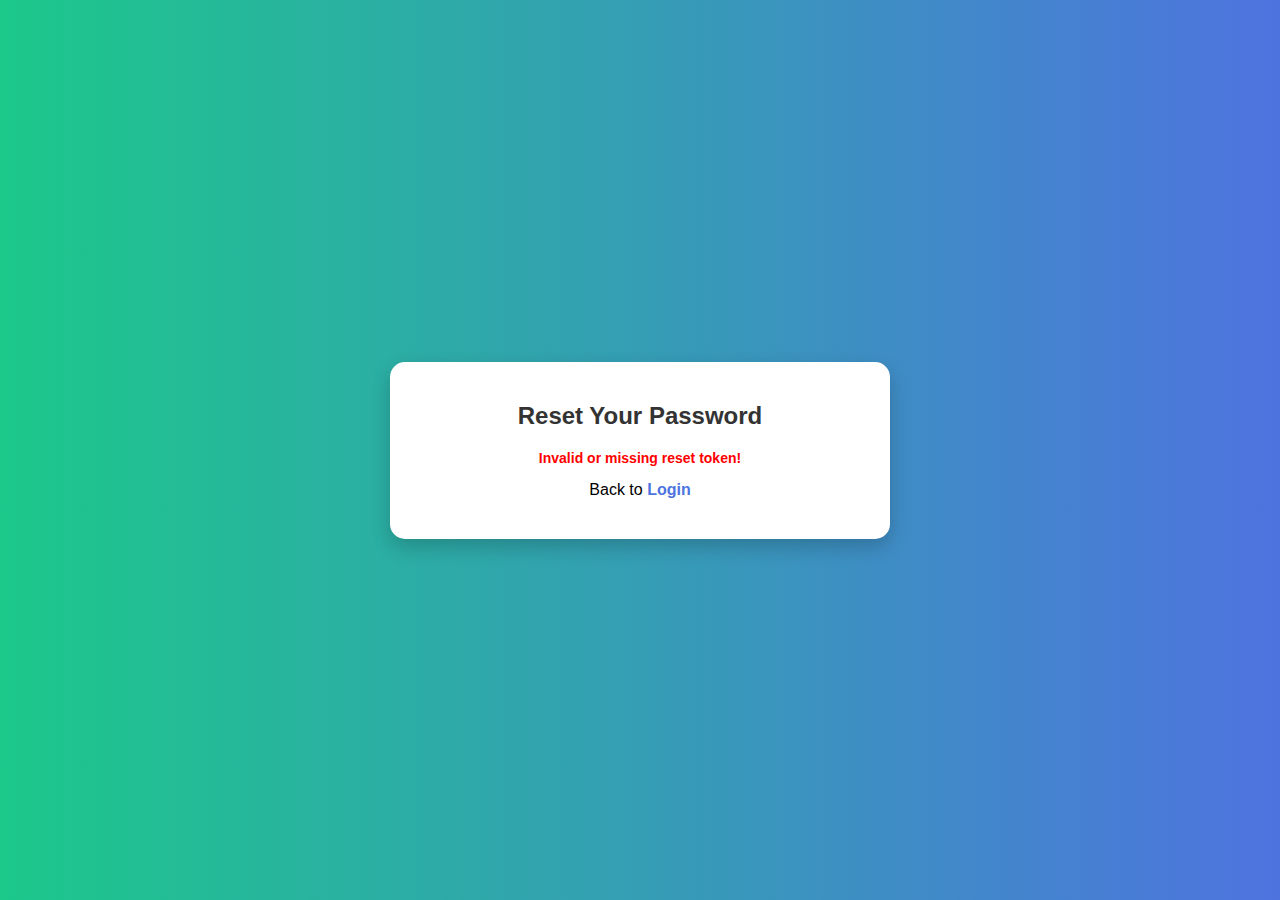
<file: RPassword.html>
<!DOCTYPE html>
<html lang="en">

<head>
  <meta charset="UTF-8">
  <meta name="viewport" content="width=device-width, initial-scale=1.0">
  <title>Reset Password - Student Portal</title>
  <link rel="stylesheet" href="https://cdnjs.cloudflare.com/ajax/libs/font-awesome/6.4.0/css/all.min.css">
  <style>
    * {
      margin: 0;
      padding: 0;
      box-sizing: border-box;
      font-family: 'Poppins', sans-serif;
    }

    body {
      display: flex;
      justify-content: center;
      align-items: center;
      height: 100vh;
      background: linear-gradient(to right, #1cc88a, #4e73df);
    }

    .container {
      width: 500px;
      background: #fff;
      border-radius: 15px;
      padding: 40px;
      box-shadow: 0 8px 20px rgba(0, 0, 0, 0.2);
    }

    h2 {
      text-align: center;
      margin-bottom: 20px;
      color: #333;
    }

    .input-box {
      position: relative;
      margin: 15px 0;
    }

    .input-box input {
      width: 100%;
      padding: 12px 40px;
      border: none;
      border-radius: 10px;
      background: #f1f1f1;
      outline: none;
      font-size: 15px;
    }

    /* Left lock icon */
    .input-box .fa-lock {
      position: absolute;
      top: 50%;
      left: 12px;
      transform: translateY(-50%);
      color: #888;
    }

    /* Right eye icon */
    .toggle-password {
      position: absolute;
      top: 50%;
      right: 12px;
      transform: translateY(-50%);
      cursor: pointer;
      color: #888;
    }

    .btn {
      width: 100%;
      padding: 12px;
      background: #4e73df;
      color: #fff;
      border: none;
      border-radius: 10px;
      font-size: 16px;
      cursor: pointer;
      margin-top: 15px;
      transition: 0.3s;
    }

    .btn:hover {
      background: #1cc88a;
    }

    .message {
      text-align: center;
      margin-top: 15px;
      font-size: 14px;
      font-weight: bold;
    }

    .success {
      color: green;
    }

    .error {
      color: red;
    }

    .back-link {
      text-align: center;
      margin-top: 15px;
    }

    .back-link a {
      text-decoration: none;
      color: #4e73df;
      font-weight: 600;
    }
  </style>
</head>

<body>
  <div class="container">
    <h2>Reset Your Password</h2>
    <form id="resetForm">
      <!-- Password field -->
      <div class="input-box">
        <i class="fa fa-lock"></i>
        <input type="password" id="password" placeholder="Enter New Password" required>
        <span class="toggle-password" onclick="togglePassword('password', this)">
          <i class="fa fa-eye"></i>
        </span>
      </div>
      <!-- Confirm Password field -->
      <div class="input-box">
        <i class="fa fa-lock"></i>
        <input type="password" id="confirmPassword" placeholder="Confirm New Password" required>
        <span class="toggle-password" onclick="togglePassword('confirmPassword', this)">
          <i class="fa fa-eye"></i>
        </span>
      </div>
      <button type="submit" class="btn">Reset Password</button>
    </form>
    <div class="message" id="message"></div>
    <div class="back-link">
      <p>Back to <a href="login.html">Login</a></p>
    </div>
  </div>

  <script>
    // 👁️ Toggle password visibility
    function togglePassword(fieldId, el) {
      const input = document.getElementById(fieldId);
      const icon = el.querySelector("i");
      if (input.type === "password") {
        input.type = "text";
        icon.classList.remove("fa-eye");
        icon.classList.add("fa-eye-slash");
      } else {
        input.type = "password";
        icon.classList.remove("fa-eye-slash");
        icon.classList.add("fa-eye");
      }
    }

    const form = document.getElementById("resetForm");
    const messageDiv = document.getElementById("message");

    // Get token from URL
    const urlParams = new URLSearchParams(window.location.search);
    const token = urlParams.get("token");

    if (!token) {
      messageDiv.textContent = "Invalid or missing reset token!";
      messageDiv.className = "message error";
      form.style.display = "none";
    }

    form.addEventListener("submit", async (e) => {
      e.preventDefault();
      const password = document.getElementById("password").value;
      const confirmPassword = document.getElementById("confirmPassword").value;

      if (password !== confirmPassword) {
        messageDiv.textContent = "Passwords do not match!";
        messageDiv.className = "message error";
        return;
      }

      try {
        const res = await fetch("https://edumanagebackend.onrender.com/auth/reset-password", {
          method: "POST",
          headers: { "Content-Type": "application/json" },
          body: JSON.stringify({ token, newPassword: password })
        });

        const data = await res.json();

        if (res.ok) {
          messageDiv.textContent = data.message;
          messageDiv.className = "message success";
          setTimeout(() => window.location.href = "index.html", 2000);
        } else {
          messageDiv.textContent = data.message || "Something went wrong";
          messageDiv.className = "message error";
        }
      } catch (error) {
        messageDiv.textContent = "Server error, please try again later";
        messageDiv.className = "message error";
      }
    });
  </script>
</body>

</html>
</file>
<file: style.css>
/* ========== Global Styles ========== */
:root {
  --primary: #4f46e5;
  --primary-dark: #4338ca;
  --primary-light: #6366f1;
  --secondary: #f59e0b;
  --success: #10b981;
  --danger: #ef4444;
  --warning: #f59e0b;
  --info: #3b82f6;
  --light: #f8fafc;
  --dark: #1e293b;
  --gray: #64748b;
  --gray-light: #e2e8f0;
  --gray-dark: #334155;
  --sidebar-width: 250px;
  --topbar-height: 60px;
}

* {
  margin: 0;
  padding: 0;
  box-sizing: border-box;
}

body {
  font-family: 'Segoe UI', Tahoma, Geneva, Verdana, sans-serif;
  background-color: #f1f5f9;
  color: var(--dark);
  line-height: 1.6;
}

/* ========== Dashboard Layout ========== */
.dashboard {
  display: flex;
  min-height: 100vh;
}

/* ========== Sidebar Styles ========== */
.sidebar {
  width: var(--sidebar-width);
  background-color: white;
  box-shadow: 2px 0 10px rgba(0, 0, 0, 0.1);
  display: flex;
  flex-direction: column;
  position: fixed;
  height: 100vh;
  z-index: 100;
}

.logo {
  display: flex;
  align-items: center;
  padding: 20px;
  font-size: 1.2rem;
  font-weight: 600;
  color: var(--primary);
  border-bottom: 1px solid var(--gray-light);
}

.logo i {
  margin-right: 10px;
  font-size: 1.5rem;
}

.nav-menu {
  flex: 1;
  padding: 20px 0;
}

.nav-menu ul {
  list-style: none;
}

.nav-menu li {
  padding: 12px 20px;
  cursor: pointer;
  display: flex;
  align-items: center;
  transition: all 0.3s ease;
  color: var(--gray-dark);
}

.nav-menu li:hover {
  background-color: var(--gray-light);
  color: var(--primary);
}

.nav-menu li.active {
  background-color: rgba(79, 70, 229, 0.1);
  color: var(--primary);
  border-left: 3px solid var(--primary);
}

.nav-menu li i {
  margin-right: 10px;
  width: 20px;
  text-align: center;
}

.user-profile {
  padding: 20px;
  border-top: 1px solid var(--gray-light);
  display: flex;
  align-items: center;
}

.avatar {
  width: 40px;
  height: 40px;
  background-color: var(--primary);
  color: white;
  border-radius: 50%;
  display: flex;
  align-items: center;
  justify-content: center;
  margin-right: 10px;
  font-weight: 600;
}

.user-info {
  display: flex;
  flex-direction: column;
}

.username {
  font-weight: 600;
}

.role {
  font-size: 0.8rem;
  color: var(--gray);
}

/* ========== Main Content Styles ========== */
.main-content {
  flex: 1;
  margin-left: var(--sidebar-width);
  min-height: 100vh;
}

.topbar {
  height: var(--topbar-height);
  background-color: white;
  box-shadow: 0 2px 10px rgba(0, 0, 0, 0.1);
  display: flex;
  align-items: center;
  justify-content: space-between;
  padding: 0 20px;
  position: sticky;
  top: 0;
  z-index: 90;
}

.search-bar {
  display: flex;
  align-items: center;
  background-color: var(--gray-light);
  border-radius: 5px;
  padding: 8px 12px;
  width: 300px;
}

.search-bar i {
  color: var(--gray);
  margin-right: 8px;
}

.search-bar input {
  border: none;
  background: transparent;
  outline: none;
  width: 100%;
}

.user-actions {
  display: flex;
  align-items: center;
  gap: 15px;
}

.notification-btn {
  background: none;
  border: none;
  cursor: pointer;
  position: relative;
  color: var(--gray-dark);
  font-size: 1.2rem;
}

.badge {
  position: absolute;
  top: -5px;
  right: -5px;
  background-color: var(--danger);
  color: white;
  border-radius: 50%;
  width: 18px;
  height: 18px;
  display: flex;
  align-items: center;
  justify-content: center;
  font-size: 0.7rem;
  font-weight: 600;
}

.logout-btn {
  background-color: var(--primary);
  color: white;
  border: none;
  border-radius: 5px;
  padding: 8px 15px;
  cursor: pointer;
  display: flex;
  align-items: center;
  gap: 5px;
  transition: background-color 0.3s;
}

.logout-btn:hover {
  background-color: var(--primary-dark);
}

/* ========== Content Sections ========== */
.content-section {
  padding: 20px;
  display: none;
}

.content-section.active {
  display: block;
}

.section-header {
  display: flex;
  justify-content: space-between;
  align-items: center;
  margin-bottom: 20px;
}

.section-header h2 {
  color: var(--dark);
}

/* ========== Card Styles ========== */
.card {
  background-color: white;
  border-radius: 8px;
  box-shadow: 0 2px 10px rgba(0, 0, 0, 0.05);
  margin-bottom: 20px;
}

.card-body {
  padding: 20px;
}

/* ========== Stats Cards ========== */
.stats-container {
  display: grid;
  grid-template-columns: repeat(auto-fit, minmax(250px, 1fr));
  gap: 20px;
  margin-bottom: 30px;
}

.stat-card {
  background-color: white;
  border-radius: 8px;
  box-shadow: 0 2px 10px rgba(0, 0, 0, 0.05);
  padding: 20px;
  display: flex;
  align-items: center;
}

.stat-icon {
  width: 60px;
  height: 60px;
  border-radius: 8px;
  display: flex;
  align-items: center;
  justify-content: center;
  margin-right: 15px;
  color: white;
  font-size: 1.5rem;
}

.bg-primary {
  background-color: var(--primary);
}

.bg-success {
  background-color: var(--success);
}

.bg-info {
  background-color: var(--info);
}

.bg-warning {
  background-color: var(--warning);
}

.bg-danger {
  background-color: var(--danger);
}

.stat-info h3 {
  font-size: 1rem;
  color: var(--gray);
  margin-bottom: 5px;
}

.stat-info span {
  font-size: 1.5rem;
  font-weight: 600;
  color: var(--dark);
}

/* ========== Recent Activity ========== */
.recent-activity {
  background-color: white;
  border-radius: 8px;
  box-shadow: 0 2px 10px rgba(0, 0, 0, 0.05);
  padding: 20px;
}

.recent-activity h3 {
  margin-bottom: 15px;
  color: var(--dark);
}

.activity-list {
  display: flex;
  flex-direction: column;
  gap: 15px;
}

.activity-item {
  display: flex;
  align-items: center;
  padding: 10px;
  border-bottom: 1px solid var(--gray-light);
}

.activity-icon {
  width: 40px;
  height: 40px;
  border-radius: 50%;
  background-color: rgba(79, 70, 229, 0.1);
  color: var(--primary);
  display: flex;
  align-items: center;
  justify-content: center;
  margin-right: 15px;
  font-size: 1rem;
}

.activity-details {
  flex: 1;
}

.activity-details p {
  font-size: 0.9rem;
  color: var(--gray-dark);
}

.activity-details small {
  font-size: 0.8rem;
  color: var(--gray);
}

/* ========== Table Styles ========== */
.table-responsive {
  overflow-x: auto;
}

.data-table {
  width: 100%;
  border-collapse: collapse;
}

.data-table th {
  background-color: var(--gray-light);
  color: var(--gray-dark);
  padding: 12px 15px;
  text-align: left;
  font-weight: 600;
}

.data-table td {
  padding: 12px 15px;
  border-bottom: 1px solid var(--gray-light);
  color: var(--gray-dark);
}

.data-table tr:hover td {
  background-color: rgba(79, 70, 229, 0.05);
}

.data-table .actions {
  display: flex;
  gap: 8px;
}

/* ========== Button Styles ========== */
.btn {
  padding: 8px 16px;
  border-radius: 5px;
  border: none;
  cursor: pointer;
  display: inline-flex;
  align-items: center;
  gap: 5px;
  font-weight: 500;
  transition: all 0.3s;
}

.btn i {
  font-size: 0.9rem;
}

.btn-sm {
  padding: 5px 10px;
  font-size: 0.8rem;
}

.btn-primary {
  background-color: var(--primary);
  color: white;
}

.btn-primary:hover {
  background-color: var(--primary-dark);
}

.btn-secondary {
  background-color: var(--gray-light);
  color: var(--gray-dark);
}

.btn-secondary:hover {
  background-color: #d1d5db;
}

.btn-success {
  background-color: var(--success);
  color: white;
}

.btn-success:hover {
  background-color: #0d9f6e;
}

.btn-danger {
  background-color: var(--danger);
  color: white;
}

.btn-danger:hover {
  background-color: #dc2626;
}

.btn-warning {
  background-color: var(--warning);
  color: white;
}

.btn-warning:hover {
  background-color: #e69009;
}

.btn-info {
  background-color: var(--info);
  color: white;
}

.btn-info:hover {
  background-color: #2563eb;
}

/* ========== Modal Styles ========== */
.modal {
  display: none;
  position: fixed;
  top: 0;
  left: 0;
  width: 100%;
  height: 100%;
  background-color: rgba(0, 0, 0, 0.5);
  z-index: 1000;
  align-items: center;
  justify-content: center;
}

.modal.active {
  display: flex;
}

.modal-content {
  background-color: white;
  border-radius: 8px;
  width: 100%;
  max-width: 500px;
  animation: modalFadeIn 0.3s ease-out;
}

.modal-content.small {
  max-width: 400px;
}

.modal-header {
  padding: 15px 20px;
  border-bottom: 1px solid var(--gray-light);
  display: flex;
  justify-content: space-between;
  align-items: center;
}

.modal-header h3 {
  font-size: 1.2rem;
  color: var(--dark);
}

.close-btn {
  background: none;
  border: none;
  font-size: 1.5rem;
  cursor: pointer;
  color: var(--gray);
}

.close-btn:hover {
  color: var(--dark);
}

.modal-body {
  padding: 20px;
}

/* ========== Form Styles ========== */
.form-group {
  margin-bottom: 15px;
}

.form-group label {
  display: block;
  margin-bottom: 5px;
  font-weight: 500;
  color: var(--gray-dark);
}

.form-group input,
.form-group select,
.form-group textarea {
  width: 100%;
  padding: 10px;
  border: 1px solid var(--gray-light);
  border-radius: 5px;
  font-family: inherit;
  font-size: 0.9rem;
  transition: border-color 0.3s;
}

.form-group input:focus,
.form-group select:focus,
.form-group textarea:focus {
  outline: none;
  border-color: var(--primary);
}

.form-actions {
  display: flex;
  justify-content: flex-end;
  gap: 10px;
  margin-top: 20px;
}

/* ========== Animations ========== */
@keyframes modalFadeIn {
  from {
    opacity: 0;
    transform: translateY(-20px);
  }
  to {
    opacity: 1;
    transform: translateY(0);
  }
}

/* ========== Responsive Styles ========== */
@media (max-width: 768px) {
  .sidebar {
    width: 70px;
    overflow: hidden;
  }
  
  .logo span,
  .nav-menu li span,
  .user-info {
    display: none;
  }
  
  .logo i,
  .nav-menu li i {
    margin-right: 0;
    font-size: 1.5rem;
  }
  
  .nav-menu li {
    justify-content: center;
    padding: 15px 0;
  }
  
  .main-content {
    margin-left: 70px;
  }
  
  .stats-container {
    grid-template-columns: 1fr;
  }
}

@media (max-width: 576px) {
  .section-header {
    flex-direction: column;
    align-items: flex-start;
    gap: 10px;
  }
  
  .form-actions {
    flex-direction: column;
  }
  
  .btn {
    width: 100%;
  }
}
</file>
